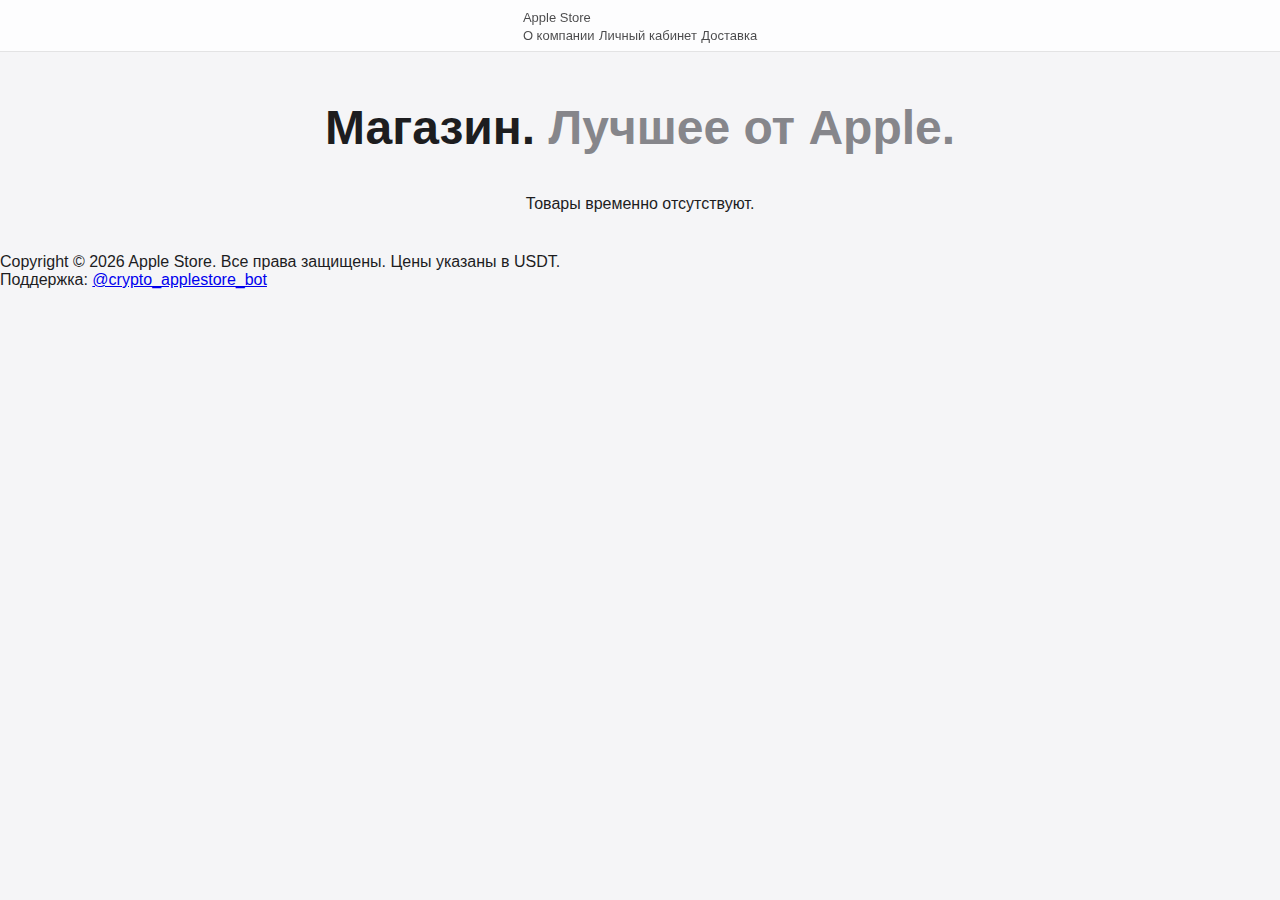
<file: index.html>
<!DOCTYPE html>
<html lang="ru">
<head>
    <meta charset="UTF-8">
    <meta name="viewport" content="width=device-width, initial-scale=1.0">
    <meta name="referrer" content="no-referrer">
    
    <title>Apple Store | Premium Reseller</title>
    <link rel="stylesheet" href="style.css">
</head>
<body>

<header class="header">
    <div class="header-content">
        <a href="index.html" class="logo">Apple <span>Store</span></a>
        <nav class="main-nav">
            <a href="about.html">О компании</a>
            <a href="cabinet.html">Личный кабинет</a>
            <a href="shipping.html">Доставка</a>
        </nav>
    </div>
</header>

<div class="container">
    <h1>Магазин. <span>Лучшее от Apple.</span></h1>
    <div id="products" class="products">
        <div class="loader-container" style="grid-column: 1/-1; text-align: center; padding: 100px;">
            <p>Загрузка актуального ассортимента...</p>
        </div>
    </div>
</div>

<footer class="footer">
    <div class="footer-content">
        <p>Copyright © 2026 Apple Store. Все права защищены. Цены указаны в USDT.</p>
        <div class="support-link">
            Поддержка: <a href="https://t.me/crypto_applestore_bot" target="_blank">@crypto_applestore_bot</a>
        </div>
    </div>
</footer>

<script type="module">
    import { getProducts, createOrder } from './api.js';

    let allProductsData = []; 

    window.selectOption = (element, type, value, productId) => {
        const card = element.closest('.product');
        const product = allProductsData.find(p => p.id === productId);
        
        const parent = element.parentElement;
        const selectorClass = type === 'color' ? '.color-dot' : (type === 'storage' ? '.storage-item' : '.sim-item');
        parent.querySelectorAll(selectorClass).forEach(item => item.classList.remove('active'));
        element.classList.add('active');

        if (type === 'color' && product.images) {
            const imgElement = card.querySelector('.img-container img');
            if (product.images[value]) {
                imgElement.src = product.images[value];
            }
        }

        const priceElement = card.querySelector('.price');
        const activeStorage = card.querySelector('.storage-item.active')?.innerText.trim();
        const activeSim = card.querySelector('.sim-item.active')?.innerText.trim();

        let basePrice = product.storagePrices && activeStorage ? product.storagePrices[activeStorage] : product.price;
        let simMarkup = (product.simPrices && activeSim) ? product.simPrices[activeSim] : 0;

        const finalPrice = basePrice + simMarkup;
        priceElement.innerText = `${finalPrice.toLocaleString()} USDT`;
    };

    async function loadProducts() {
        const container = document.getElementById("products");
        try {
            const products = await getProducts();
            allProductsData = products; 

            if (!products || products.length === 0) {
                container.innerHTML = `<p style="grid-column: 1/-1; text-align: center;">Товары временно отсутствуют.</p>`;
                return;
            }

            container.innerHTML = "";

            // Улучшенная фильтрация: цепляем все 14 товаров по ID
            const categories = {
                "iPhone": products.filter(p => p.id.startsWith("i15") || p.id.startsWith("i16") || p.id.startsWith("i17")),
                "iPad": products.filter(p => p.id.startsWith("ipad")),
                "MacBook": products.filter(p => p.id.startsWith("mbp") || p.id.startsWith("mbair") || p.id.startsWith("mabair"))
            };

            for (const [categoryName, items] of Object.entries(categories)) {
                if (items.length === 0) continue;

                const title = document.createElement("h2");
                title.className = "category-title reveal";
                title.innerText = categoryName;
                container.appendChild(title);

                items.forEach(p => {
                    const card = document.createElement("div");
                    card.className = "product reveal"; 
                    card.innerHTML = `
                        <div class="img-container">
                            <img src="${p.image}" alt="${p.title}" id="img-${p.id}" loading="lazy" 
                                 onerror="this.onerror=null;this.src='https://placehold.jp/24/0071e3/ffffff/300x300.png?text=Apple+Device';">
                        </div>
                        <div class="product-info">
                            <h3>${p.title}</h3>
                            <p>${p.description}</p>
                            
                            <ul class="specs-list">
                                ${p.specs ? p.specs.map(s => `<li>${s}</li>`).join('') : ''}
                            </ul>

                            ${p.colors ? `
                                <div class="color-selector">
                                    ${p.colors.map((color, index) => `
                                        <div class="color-dot ${index === 0 ? 'active' : ''}" 
                                             style="background-color: ${color}" 
                                             onclick="selectOption(this, 'color', '${color}', '${p.id}')">
                                        </div>
                                    `).join('')}
                                </div>
                            ` : ''}

                            ${p.storage ? `
                                <div class="storage-selector">
                                    ${p.storage.map((size, index) => `
                                        <div class="storage-item ${index === 0 ? 'active' : ''}" 
                                             onclick="selectOption(this, 'storage', '${size}', '${p.id}')">
                                            ${size}
                                        </div>
                                    `).join('')}
                                </div>
                            ` : ''}

                            ${p.sim ? `
                                <div class="sim-selector">
                                    ${p.sim.map((type, index) => `
                                        <div class="sim-item ${index === 0 ? 'active' : ''}" 
                                             onclick="selectOption(this, 'sim', '${type}', '${p.id}')">
                                            ${type}
                                        </div>
                                    `).join('')}
                                </div>
                            ` : ''}

                            <div class="price">${p.price.toLocaleString()} USDT</div>
                            <button class="buy-btn" data-id="${p.id}">Купить</button>
                        </div>
                    `;
                    container.appendChild(card);
                });
            }

            const observer = new IntersectionObserver((entries) => {
                entries.forEach(entry => {
                    if (entry.isIntersecting) {
                        entry.target.classList.add('active');
                    }
                });
            }, { threshold: 0.1 });

            document.querySelectorAll('.reveal').forEach(el => observer.observe(el));

            document.querySelectorAll('.buy-btn').forEach(btn => {
                btn.onclick = () => {
                    const card = btn.closest('.product');
                    const productId = btn.dataset.id;
                    const product = allProductsData.find(p => p.id === productId);

                    const selectedColor = card.querySelector('.color-dot.active')?.style.backgroundColor;
                    const selectedStorage = card.querySelector('.storage-item.active')?.innerText.trim();
                    const selectedSim = card.querySelector('.sim-item.active')?.innerText.trim() || "N/A";
                    const currentPriceText = card.querySelector('.price').innerText;
                    const finalPrice = parseInt(currentPriceText.replace(/[^0-9]/g, ''));

                    buy(productId, allProductsData, { 
                        color: selectedColor, 
                        storage: selectedStorage,
                        sim: selectedSim,
                        price: finalPrice 
                    });
                };
            });

        } catch (err) {
            console.error("Ошибка:", err);
            container.innerHTML = `<p style="grid-column: 1/-1; text-align: center;">Ошибка загрузки сервера.</p>`;
        }
    }

    async function buy(id, products, options) {
        const product = products.find(p => p.id === id);
        const btn = document.querySelector(`.buy-btn[data-id="${id}"]`);
        
        const orderData = { 
            productId: product.id,
            title: product.title,
            price: options.price, 
            selectedOptions: {
                color: options.color,
                storage: options.storage,
                sim: options.sim
            } 
        };
        
        const originalText = btn.innerText;
        btn.innerText = "Оформление...";
        btn.disabled = true;

        try {
            const res = await createOrder(orderData);
            if (res.success) {
                alert(`Заказ на ${product.title} успешно создан!`);
                window.location.href = "cabinet.html";
            } else {
                if (confirm("Недостаточно средств. Перейти к пополнению?")) {
                    window.location.href = "cabinet.html";
                }
            }
        } catch (err) {
            alert("Ошибка связи с сервером");
        } finally {
            btn.innerText = originalText;
            btn.disabled = false;
        }
    }

    loadProducts();
</script>
</body>
</html>
</file>
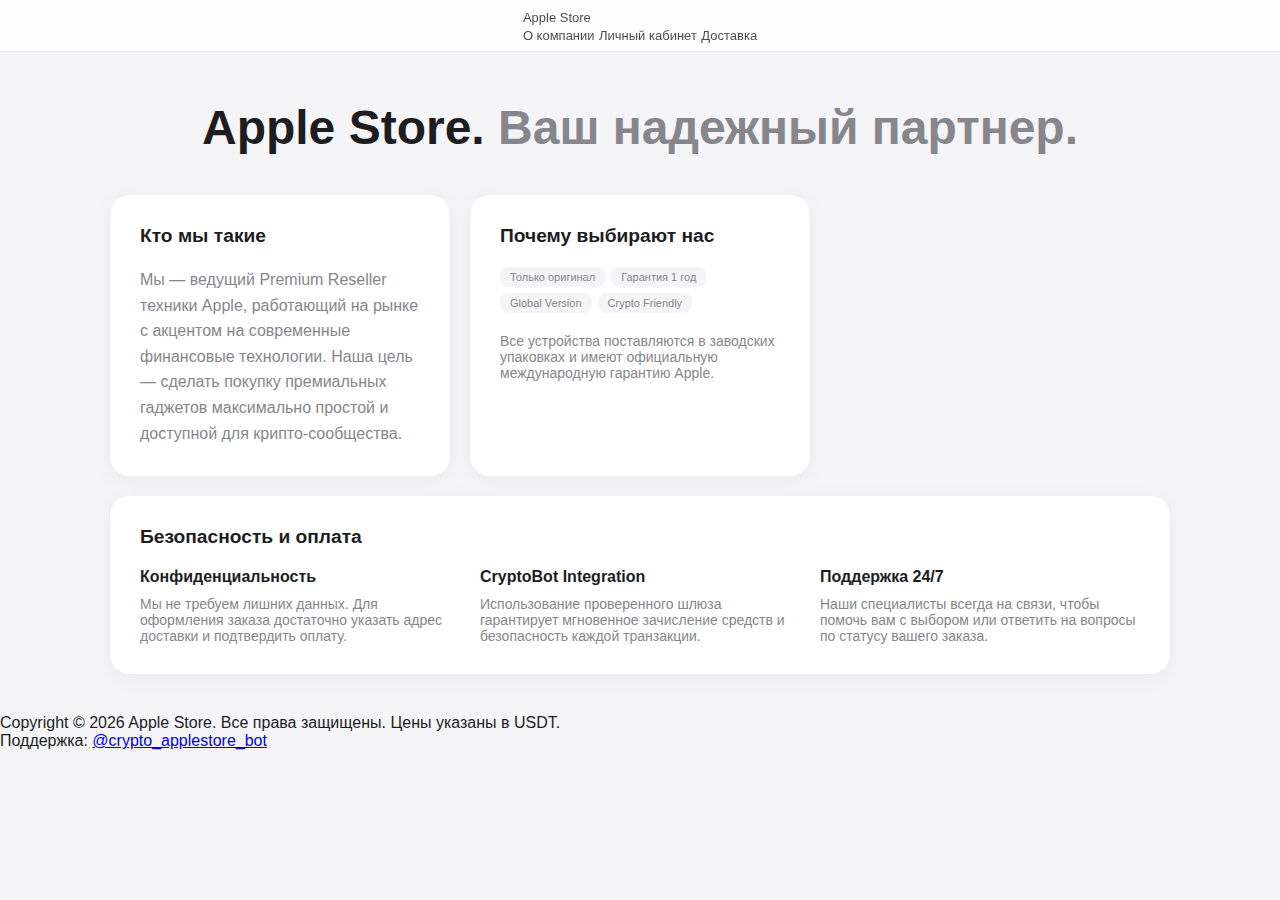
<file: about.html>
<!DOCTYPE html>
<html lang="ru">
<head>
    <meta charset="UTF-8">
    <meta name="viewport" content="width=device-width, initial-scale=1.0">
    <title>О компании | Apple Store</title>
    <link rel="stylesheet" href="style.css">
</head>
<body>

<header class="header">
    <div class="header-content">
        <a href="index.html" class="logo">Apple <span>Store</span></a>
        <nav class="main-nav">
            <a href="about.html" class="active">О компании</a>
            <a href="cabinet.html">Личный кабинет</a>
            <a href="shipping.html">Доставка</a>
        </nav>
    </div>
</header>

<div class="container">
    <h1>Apple Store. <span>Ваш надежный партнер.</span></h1>

    <div class="cabinet-grid">
        <div class="cabinet-card">
            <h3>Кто мы такие</h3>
            <p style="color: var(--sub); line-height: 1.6;">
                Мы — ведущий Premium Reseller техники Apple, работающий на рынке с акцентом на современные финансовые технологии. Наша цель — сделать покупку премиальных гаджетов максимально простой и доступной для крипто-сообщества.
            </p>
        </div>

        <div class="cabinet-card">
            <h3>Почему выбирают нас</h3>
            <ul class="specs-list" style="justify-content: flex-start; margin-top: 10px;">
                <li>Только оригинал</li>
                <li>Гарантия 1 год</li>
                <li>Global Version</li>
                <li>Crypto Friendly</li>
            </ul>
            <p style="color: var(--sub); font-size: 14px; margin-top: 15px;">
                Все устройства поставляются в заводских упаковках и имеют официальную международную гарантию Apple.
            </p>
        </div>

        <div class="cabinet-card" style="grid-column: 1 / -1;">
            <h3>Безопасность и оплата</h3>
            <div style="display: grid; grid-template-columns: repeat(auto-fit, minmax(250px, 1fr)); gap: 20px;">
                <div>
                    <h4 style="margin-bottom: 10px;">Конфиденциальность</h4>
                    <p style="color: var(--sub); font-size: 14px;">
                        Мы не требуем лишних данных. Для оформления заказа достаточно указать адрес доставки и подтвердить оплату.
                    </p>
                </div>
                <div>
                    <h4 style="margin-bottom: 10px;">CryptoBot Integration</h4>
                    <p style="color: var(--sub); font-size: 14px;">
                        Использование проверенного шлюза гарантирует мгновенное зачисление средств и безопасность каждой транзакции.
                    </p>
                </div>
                <div>
                    <h4 style="margin-bottom: 10px;">Поддержка 24/7</h4>
                    <p style="color: var(--sub); font-size: 14px;">
                        Наши специалисты всегда на связи, чтобы помочь вам с выбором или ответить на вопросы по статусу вашего заказа.
                    </p>
                </div>
            </div>
        </div>
    </div>
</div>

<footer class="footer">
    <div class="footer-content">
        <p>Copyright © 2026 Apple Store. Все права защищены. Цены указаны в USDT.</p>
        <div class="support-link">
            Поддержка: <a href="https://t.me/crypto_applestore_bot" target="_blank">@crypto_applestore_bot</a>
        </div>
    </div>
</footer>

</body>
</html>
</file>
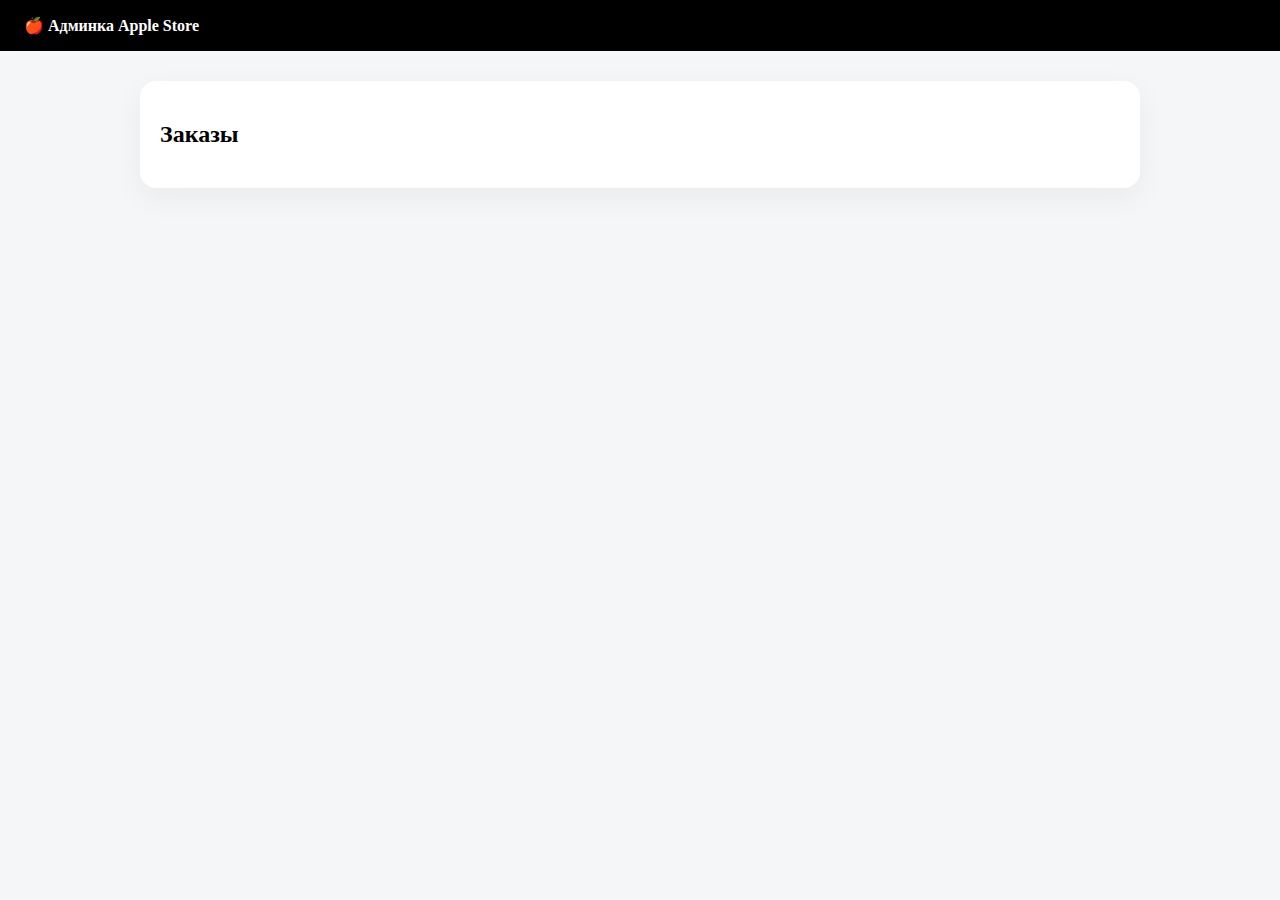
<file: admin.html>
<!DOCTYPE html>
<html lang="ru">
<head>
<meta charset="UTF-8">
<title>Админка — Apple Store</title>
<meta name="viewport" content="width=device-width, initial-scale=1.0">

<style>
body {
  margin: 0;
  font-family: -apple-system, BlinkMacSystemFont, "Segoe UI", Roboto;
  background: #f5f6f8;
}

header {
  background: #000;
  color: #fff;
  padding: 16px 24px;
}

.container {
  max-width: 1000px;
  margin: 30px auto;
  padding: 0 20px;
}

.card {
  background: #fff;
  border-radius: 16px;
  padding: 20px;
  box-shadow: 0 10px 30px rgba(0,0,0,.05);
}

.order {
  border-bottom: 1px solid #eee;
  padding: 16px 0;
}

.order:last-child {
  border-bottom: none;
}

.order strong {
  font-size: 16px;
}

.status {
  display: inline-block;
  padding: 6px 12px;
  border-radius: 12px;
  font-size: 13px;
  margin-left: 8px;
}

.reserved { background: #fff3cd; }
.completed { background: #d1e7dd; }
.cancelled { background: #f8d7da; }

.actions button {
  margin-top: 10px;
  margin-right: 10px;
  padding: 10px 14px;
  border-radius: 10px;
  border: none;
  cursor: pointer;
}

.complete { background: #198754; color: #fff; }
.cancel { background: #dc3545; color: #fff; }
</style>
</head>

<body>

<header>
  <strong>🍎 Админка Apple Store</strong>
</header>

<div class="container">
  <div class="card">
    <h2>Заказы</h2>
    <div id="orders"></div>
  </div>
</div>

<script>
const API = "https://applestore-backend-production.up.railway.app";

async function loadOrders() {
  const r = await fetch(API + "/api/cabinet");
  const data = await r.json();

  const box = document.getElementById("orders");
  box.innerHTML = "";

  if (!data.orders.length) {
    box.innerHTML = "<p>Заказов нет</p>";
    return;
  }

  data.orders.forEach(o => {
    const div = document.createElement("div");
    div.className = "order";

    div.innerHTML = `
      <strong>${o.product}</strong>
      <span class="status ${o.status}">${o.status}</span>
      <div>Цена: ${o.price} ₽</div>
      <div class="actions">
        ${o.status === "reserved" ? `
          <button class="complete" onclick="complete(${o.id})">Завершить</button>
          <button class="cancel" onclick="cancelOrder(${o.id})">Отменить</button>
        ` : ""}
      </div>
    `;
    box.appendChild(div);
  });
}

async function complete(id) {
  await fetch(API + "/api/order/confirm", {
    method: "POST",
    headers: { "Content-Type": "application/json" },
    body: JSON.stringify({ orderId: id })
  });
  loadOrders();
}

async function cancelOrder(id) {
  await fetch(API + "/api/order/cancel", {
    method: "POST",
    headers: { "Content-Type": "application/json" },
    body: JSON.stringify({ orderId: id })
  });
  loadOrders();
}

loadOrders();
</script>

</body>
</html>
</file>
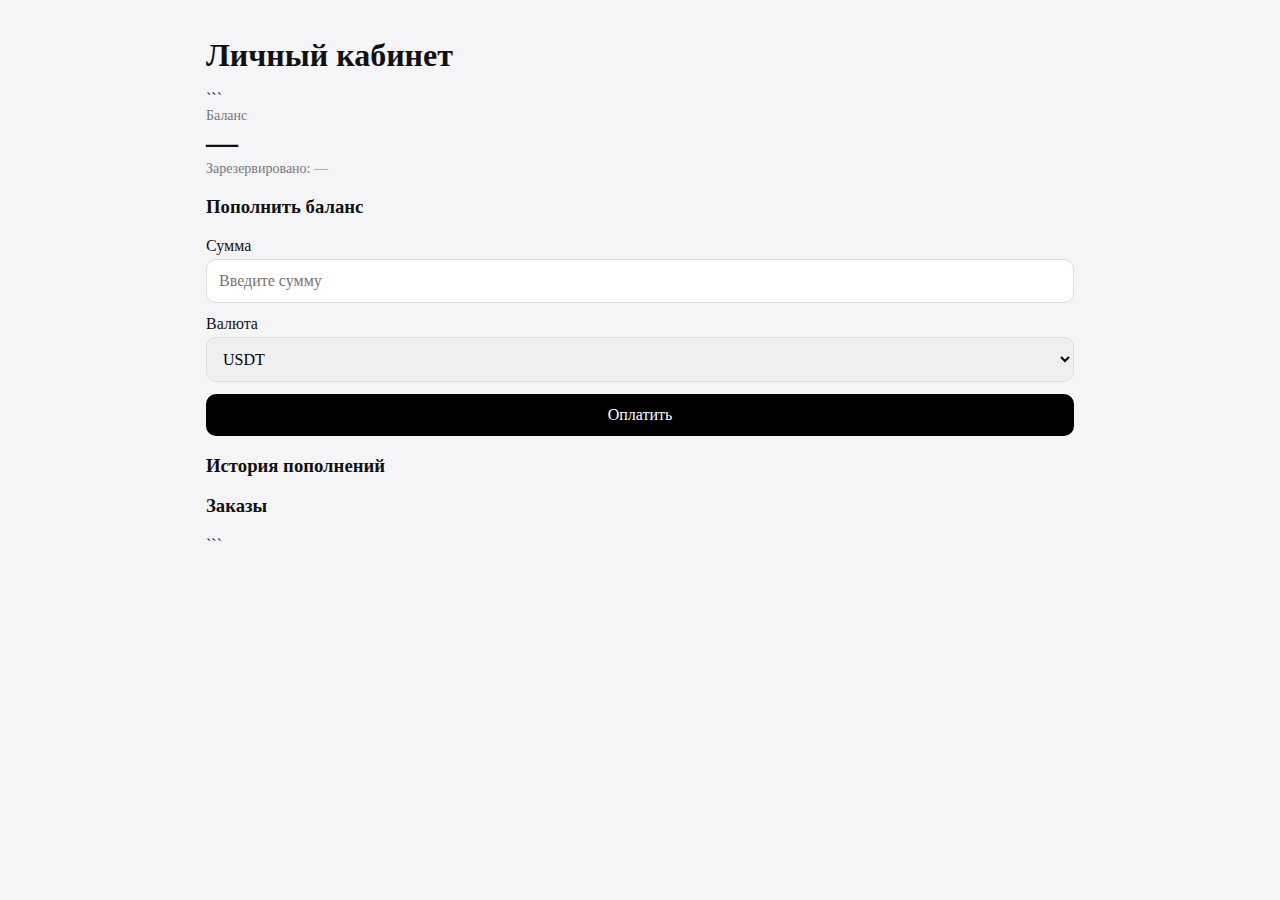
<file: cabinet.html>
<!DOCTYPE html>

<html lang="ru">
<head>
  <meta charset="UTF-8" />
  <meta name="viewport" content="width=device-width, initial-scale=1.0" />
  <title>Личный кабинет — AppleStore</title>
  <style>
    * { box-sizing: border-box; font-family: -apple-system, BlinkMacSystemFont, 'Segoe UI', Roboto; }
    body { margin: 0; background: #f5f5f7; color: #111; }
    .container { max-width: 900px; margin: 0 auto; padding: 16px; }
    h1 { margin-bottom: 16px; }

```
.card {
  background: #fff;
  border-radius: 14px;
  padding: 16px;
  margin-bottom: 16px;
  box-shadow: 0 6px 20px rgba(0,0,0,.06);
}

.balance {
  font-size: 32px;
  font-weight: 600;
}

.muted { color: #777; font-size: 14px; }

label { display: block; margin: 12px 0 4px; }
input, select, button {
  width: 100%;
  padding: 12px;
  border-radius: 10px;
  border: 1px solid #ddd;
  font-size: 16px;
}

button {
  background: #000;
  color: #fff;
  border: none;
  margin-top: 12px;
  cursor: pointer;
}

button:disabled { opacity: .6; }

.list { margin-top: 8px; }
.item {
  padding: 10px 0;
  border-bottom: 1px solid #eee;
  font-size: 14px;
}

.status {
  font-weight: 500;
}

.status.pending { color: orange; }
.status.done { color: green; }
.status.reserved { color: #007aff; }
.status.completed { color: green; }

@media (max-width: 600px) {
  .balance { font-size: 26px; }
}
```

  </style>
</head>
<body>
  <div class="container">
    <h1>Личный кабинет</h1>

```
<!-- BALANCE -->
<div class="card">
  <div class="muted">Баланс</div>
  <div class="balance" id="balance">—</div>
  <div class="muted">Зарезервировано: <span id="reserved">—</span></div>
</div>

<!-- DEPOSIT -->
<div class="card">
  <h3>Пополнить баланс</h3>

  <label>Сумма</label>
  <input id="amount" type="number" min="1" placeholder="Введите сумму" />

  <label>Валюта</label>
  <select id="asset">
    <option value="USDT">USDT</option>
    <option value="BTC">BTC</option>
    <option value="ETH">ETH</option>
  </select>

  <button onclick="createInvoice()">Оплатить</button>
</div>

<!-- DEPOSITS -->
<div class="card">
  <h3>История пополнений</h3>
  <div class="list" id="deposits"></div>
</div>

<!-- ORDERS -->
<div class="card">
  <h3>Заказы</h3>
  <div class="list" id="orders"></div>
</div>
```

  </div>

  <script>
    const API = "https://applestore-backend-production.up.railway.app";

    async function loadCabinet() {
      const res = await fetch(API + "/api/cabinet");
      const data = await res.json();

      document.getElementById("balance").innerText = data.balance;
      document.getElementById("reserved").innerText = data.reserved;

      // deposits
      const depBox = document.getElementById("deposits");
      depBox.innerHTML = "";
      data.deposits.slice().reverse().forEach(d => {
        depBox.innerHTML += `
          <div class="item">
            ${d.amount} ${d.asset} —
            <span class="status ${d.status}">${d.status}</span>
          </div>`;
      });

      // orders
      const ordBox = document.getElementById("orders");
      ordBox.innerHTML = "";
      data.orders.slice().reverse().forEach(o => {
        ordBox.innerHTML += `
          <div class="item">
            ${o.product} — ${o.price}$ —
            <span class="status ${o.status}">${o.status}</span>
          </div>`;
      });
    }

    async function createInvoice() {
      const amount = document.getElementById("amount").value;
      const asset = document.getElementById("asset").value;

      if (!amount) return alert("Введите сумму");

      const res = await fetch(API + "/api/crypto/invoice", {
        method: "POST",
        headers: { "Content-Type": "application/json" },
        body: JSON.stringify({ amount, asset })
      });

      const data = await res.json();
      if (data.pay_url) {
        window.open(data.pay_url, "_blank");
      } else {
        alert("Ошибка создания счёта");
      }
    }

    loadCabinet();
    setInterval(loadCabinet, 5000);
  </script>

</body>
</html>
<script type="module">
import { getCart, clearCart, createOrder } from "./frontend/api.js";

const cartDiv = document.getElementById("cart");
const cart = getCart();

if (!cart.length) {
  cartDiv.innerText = "Корзина пуста";
} else {
  cart.forEach(p => {
    const d = document.createElement("div");
    d.innerText = `${p.title} — ${p.price} ₽`;
    cartDiv.appendChild(d);
  });
}

window.checkout = async () => {
  for (const p of cart) {
    const res = await createOrder({
      product: p.title,
      price: p.price
    });
    if (res.error) {
      alert(res.error);
      return;
    }
  }
  clearCart();
  alert("Заказ оформлен");
  location.reload();
};
</script>
</file>
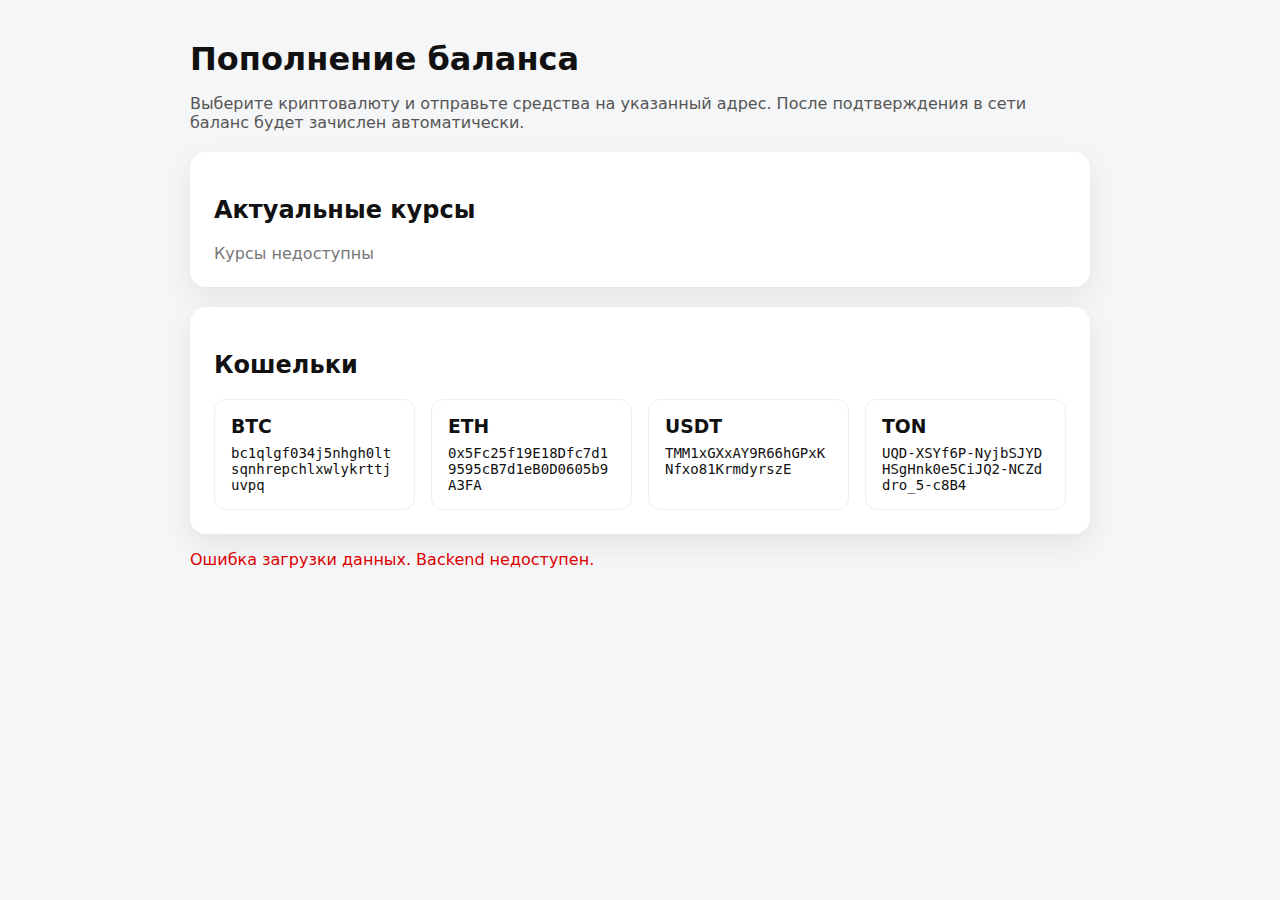
<file: deposit.html>
<!DOCTYPE html>
<html lang="ru">
<head>
<meta charset="UTF-8" />
<title>Пополнение баланса</title>
<meta name="viewport" content="width=device-width, initial-scale=1.0" />
<style>
body {
  margin: 0;
  font-family: Inter, system-ui, Arial, sans-serif;
  background: #f5f6f8;
  color: #111;
}

.container {
  max-width: 900px;
  margin: 40px auto;
  padding: 0 16px;
}

h1 {
  font-size: 32px;
  margin-bottom: 10px;
}

p {
  color: #555;
}

.card {
  background: #fff;
  border-radius: 16px;
  padding: 24px;
  margin-top: 20px;
  box-shadow: 0 10px 30px rgba(0,0,0,.08);
}

.grid {
  display: grid;
  grid-template-columns: repeat(auto-fit,minmax(200px,1fr));
  gap: 16px;
}

.wallet {
  border: 1px solid #eee;
  border-radius: 12px;
  padding: 16px;
}

.wallet h3 {
  margin: 0 0 8px;
}

.addr {
  font-family: monospace;
  word-break: break-all;
  font-size: 14px;
}

.error {
  color: #d00;
  margin-top: 16px;
}

.loading {
  color: #777;
}
</style>
</head>
<body>

<div class="container">
  <h1>Пополнение баланса</h1>
  <p>
    Выберите криптовалюту и отправьте средства на указанный адрес.
    После подтверждения в сети баланс будет зачислен автоматически.
  </p>

  <div class="card">
    <h2>Актуальные курсы</h2>
    <div id="rates" class="loading">Загрузка...</div>
  </div>

  <div class="card">
    <h2>Кошельки</h2>
    <div class="grid">
      <div class="wallet">
        <h3>BTC</h3>
        <div class="addr">bc1qlgf034j5nhgh0ltsqnhrepchlxwlykrttjuvpq</div>
      </div>
      <div class="wallet">
        <h3>ETH</h3>
        <div class="addr">0x5Fc25f19E18Dfc7d19595cB7d1eB0D0605b9A3FA</div>
      </div>
      <div class="wallet">
        <h3>USDT</h3>
        <div class="addr">TMM1xGXxAY9R66hGPxKNfxo81KrmdyrszE</div>
      </div>
      <div class="wallet">
        <h3>TON</h3>
        <div class="addr">UQD-XSYf6P-NyjbSJYDHSgHnk0e5CiJQ2-NCZddro_5-c8B4</div>
      </div>
    </div>
  </div>

  <div id="error" class="error"></div>
</div>

<script>
const API_BASE = "https://applestore-backend-production.up.railway.app";

async function loadRates() {
  try {
    const res = await fetch(API_BASE + "/api/rates");
    if (!res.ok) throw new Error("Backend не отвечает");
    const data = await res.json();

    document.getElementById("rates").innerHTML = `
      BTC: $${data.BTC}<br>
      ETH: $${data.ETH}<br>
      USDT: $${data.USDT}<br>
      TON: $${data.TON}
    `;
  } catch (e) {
    document.getElementById("rates").innerHTML = "Курсы недоступны";
    document.getElementById("error").textContent =
      "Ошибка загрузки данных. Backend недоступен.";
  }
}

loadRates();
</script>

</body>
</html>
</file>
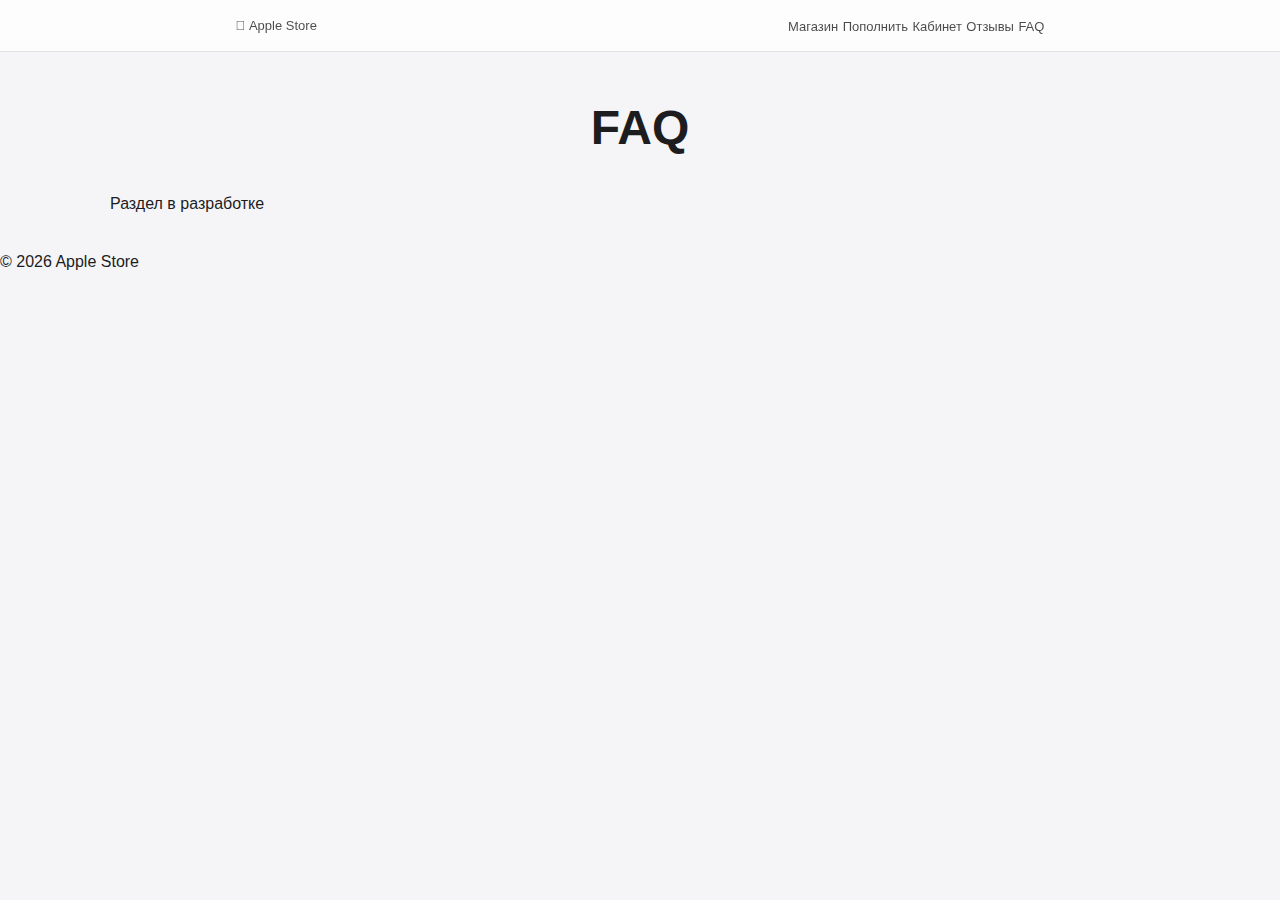
<file: faq.html>
<!DOCTYPE html>
<html lang="ru">
<head>
    <meta charset="UTF-8">
    <title>FAQ</title>
    <link rel="stylesheet" href="style.css">
</head>
<body>

<header class="header">
    <a href="index.html" class="logo"> Apple Store</a>
    <nav>
        <a href="index.html">Магазин</a>
        <a href="deposit.html">Пополнить</a>
        <a href="cabinet.html">Кабинет</a>
        <a href="reviews.html">Отзывы</a>
        <a href="faq.html" class="active">FAQ</a>
    </nav>
</header>

<main class="container">
    <h1>FAQ</h1>
    <p>Раздел в разработке</p>
</main>

<footer>© 2026 Apple Store</footer>
</body>
</html>
</file>
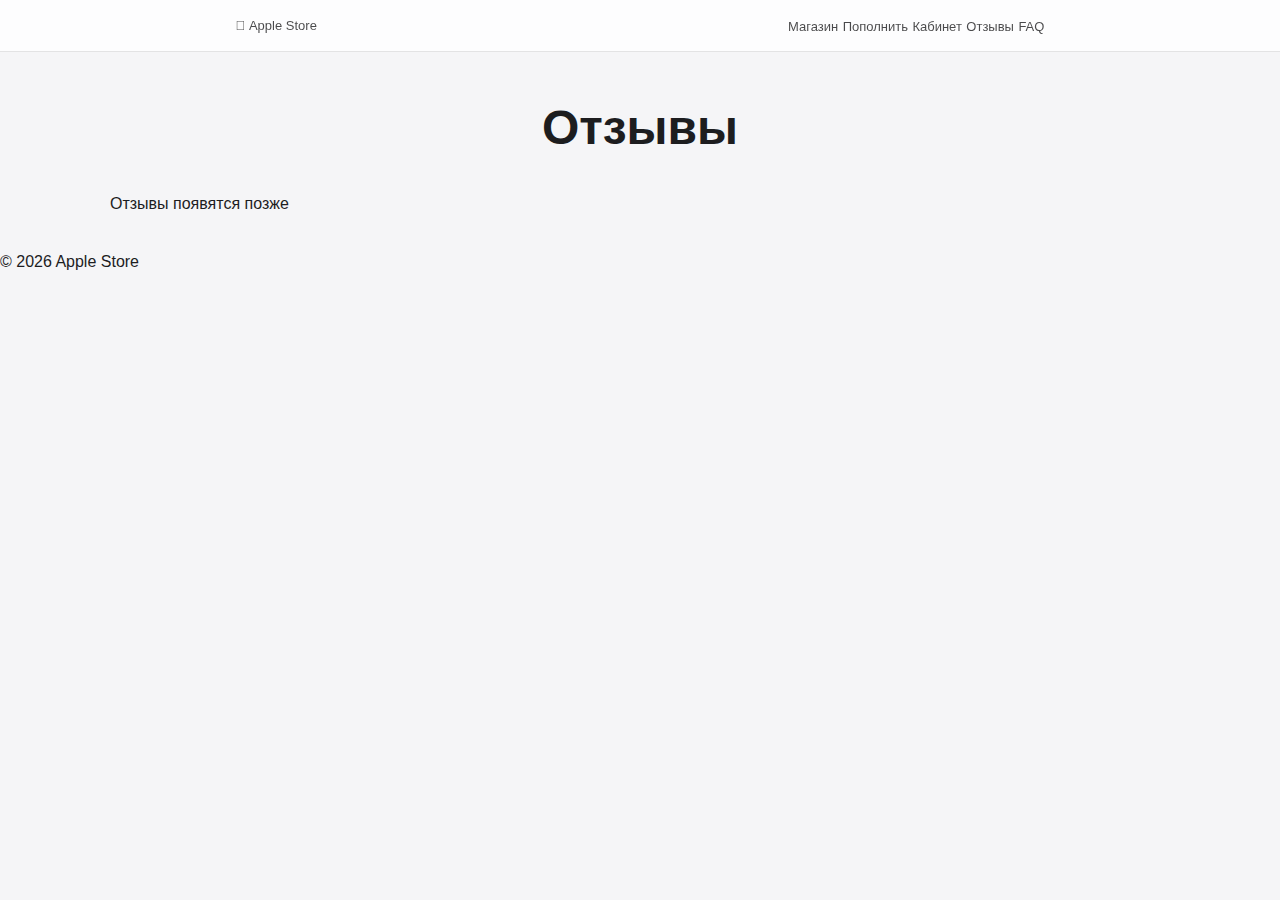
<file: reviews.html>
<!DOCTYPE html>
<html lang="ru">
<head>
    <meta charset="UTF-8">
    <title>Отзывы</title>
    <link rel="stylesheet" href="style.css">
</head>
<body>

<header class="header">
    <a href="index.html" class="logo"> Apple Store</a>
    <nav>
        <a href="index.html">Магазин</a>
        <a href="deposit.html">Пополнить</a>
        <a href="cabinet.html">Кабинет</a>
        <a href="reviews.html" class="active">Отзывы</a>
        <a href="faq.html">FAQ</a>
    </nav>
</header>

<main class="container">
    <h1>Отзывы</h1>
    <p>Отзывы появятся позже</p>
</main>

<footer>© 2026 Apple Store</footer>
</body>
</html>
</file>
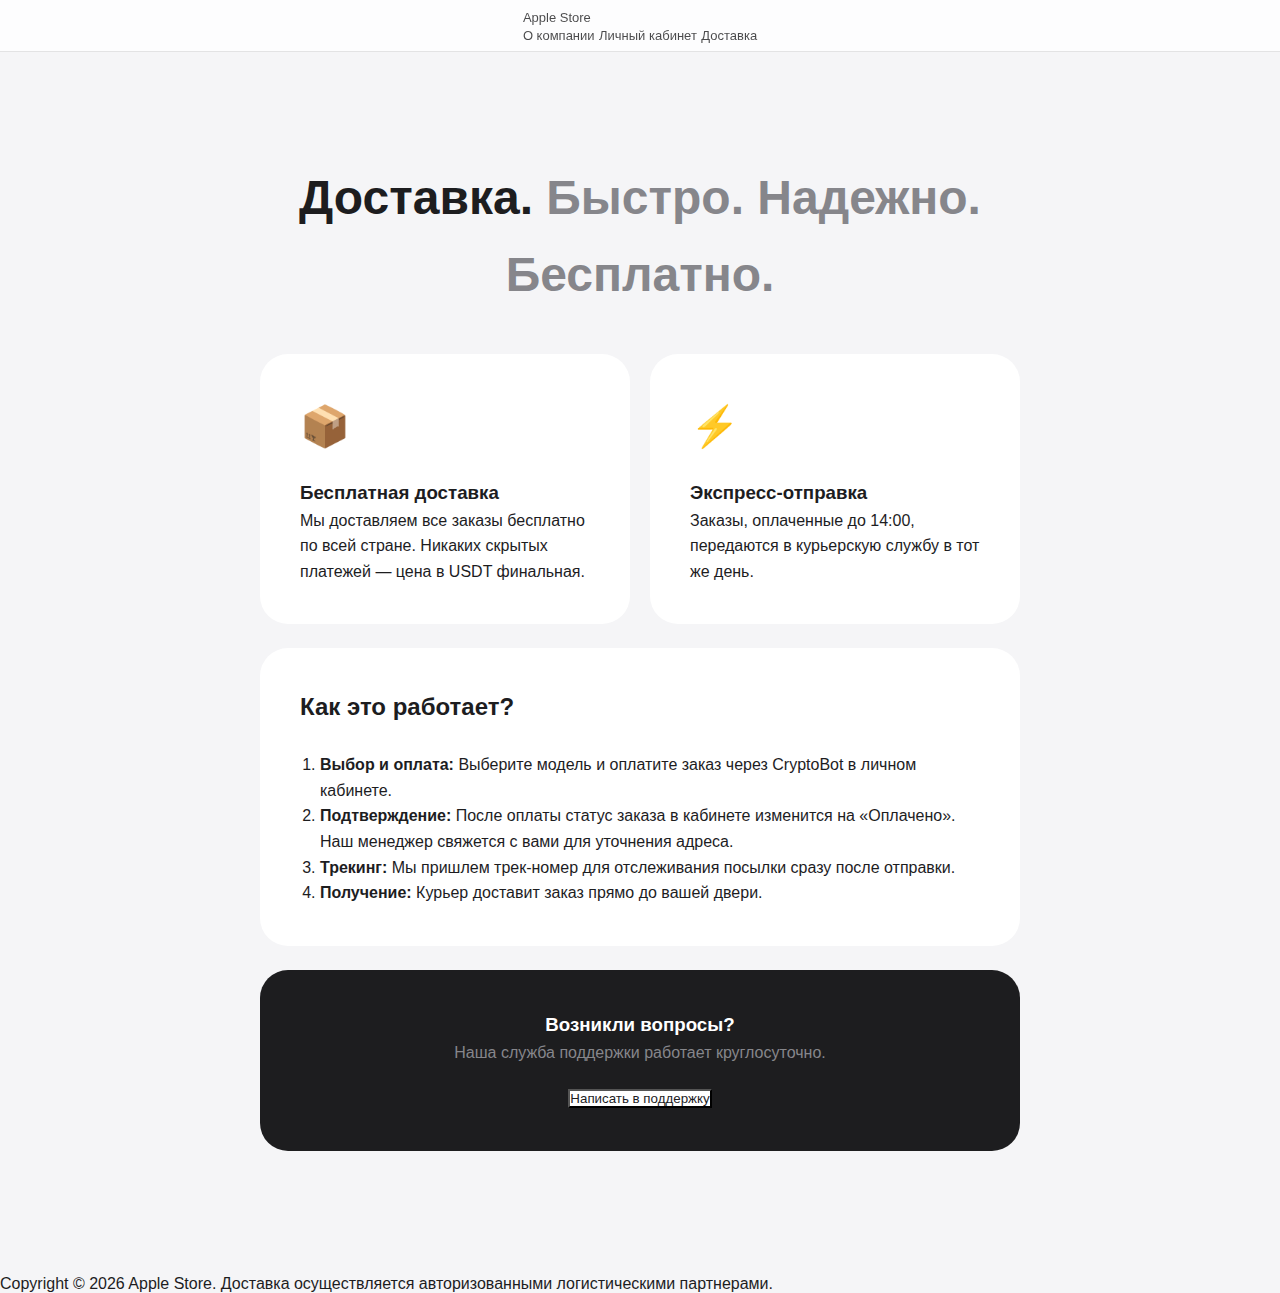
<file: shipping.html>
<!DOCTYPE html>
<html lang="ru">
<head>
    <meta charset="UTF-8">
    <title>Доставка и получение — Apple Store</title>
    <meta name="viewport" content="width=device-width, initial-scale=1.0">
    <link rel="stylesheet" href="style.css">
    <style>
        .shipping-content {
            max-width: 800px;
            margin: 60px auto;
            line-height: 1.6;
        }
        .shipping-card {
            background: #fff;
            padding: 40px;
            border-radius: 28px;
            margin-bottom: 24px;
        }
        .icon-box {
            font-size: 40px;
            margin-bottom: 20px;
        }
        .shipping-grid {
            display: grid;
            grid-template-columns: 1fr 1fr;
            gap: 20px;
        }
        @media (max-width: 600px) {
            .shipping-grid { grid-template-columns: 1fr; }
        }
    </style>
</head>
<body>

<header class="header">
    <div class="header-content">
        <a href="index.html" class="logo">Apple <span>Store</span></a>
        <nav class="main-nav">
            <a href="about.html">О компании</a>
            <a href="cabinet.html">Личный кабинет</a>
            <a href="shipping.html">Доставка</a>
        </nav>
    </div>
</header>

<div class="container shipping-content">
    <h1>Доставка. <span>Быстро. Надежно. Бесплатно.</span></h1>

    <div class="shipping-grid">
        <div class="shipping-card">
            <div class="icon-box">📦</div>
            <h3>Бесплатная доставка</h3>
            <p>Мы доставляем все заказы бесплатно по всей стране. Никаких скрытых платежей — цена в USDT финальная.</p>
        </div>
        <div class="shipping-card">
            <div class="icon-box">⚡️</div>
            <h3>Экспресс-отправка</h3>
            <p>Заказы, оплаченные до 14:00, передаются в курьерскую службу в тот же день.</p>
        </div>
    </div>

    <div class="shipping-card">
        <h2>Как это работает?</h2>
        <br>
        <ol style="padding-left: 20px;">
            <li><strong>Выбор и оплата:</strong> Выберите модель и оплатите заказ через CryptoBot в личном кабинете.</li>
            <li><strong>Подтверждение:</strong> После оплаты статус заказа в кабинете изменится на «Оплачено». Наш менеджер свяжется с вами для уточнения адреса.</li>
            <li><strong>Трекинг:</strong> Мы пришлем трек-номер для отслеживания посылки сразу после отправки.</li>
            <li><strong>Получение:</strong> Курьер доставит заказ прямо до вашей двери.</li>
        </ol>
    </div>

    <div class="shipping-card" style="text-align: center; background: #1d1d1f; color: #fff;">
        <h3 style="color: #fff;">Возникли вопросы?</h3>
        <p style="color: #86868b; margin-bottom: 20px;">Наша служба поддержки работает круглосуточно.</p>
        <button onclick="window.location.href='faq.html'" style="background: #fff; color: #1d1d1f;">Написать в поддержку</button>
    </div>
</div>

<footer>
    <p>Copyright © 2026 Apple Store. Доставка осуществляется авторизованными логистическими партнерами.</p>
</footer>

</body>
</html>
</file>
<file: style.css>
:root {
    --bg: #f5f5f7;
    --card: #ffffff;
    --text: #1d1d1f;
    --sub: #86868b;
    --blue: #0071e3;
}

* { margin: 0; padding: 0; box-sizing: border-box; font-family: -apple-system, BlinkMacSystemFont, sans-serif; }

body { background: var(--bg); color: var(--text); padding-top: 60px; }

/* Фикс шапки */
.header {
    height: 52px; background: rgba(255,255,255,0.8); backdrop-filter: blur(20px);
    position: fixed; top: 0; width: 100%; z-index: 9999;
    display: flex; justify-content: space-around; align-items: center;
    border-bottom: 0.5px solid rgba(0,0,0,0.1);
}

.header a { text-decoration: none; color: var(--text); font-size: 13px; opacity: 0.8; transition: 0.3s; }
.header a:hover { opacity: 1; color: var(--blue); }

.container { max-width: 1100px; margin: 0 auto; padding: 40px 20px; }

h1 { font-size: 48px; text-align: center; margin-bottom: 40px; font-weight: 700; }
h1 span { color: var(--sub); }

/* Сетка товаров */
.products {
    display: grid;
    grid-template-columns: repeat(auto-fill, minmax(320px, 1fr));
    gap: 30px;
    align-items: stretch;
}

.category-title {
    grid-column: 1 / -1;
    font-size: 32px;
    margin: 40px 0 20px;
    padding-bottom: 10px;
    border-bottom: 1px solid rgba(0,0,0,0.05);
}

/* Карточка */
.product {
    background: var(--card); border-radius: 24px; padding: 30px;
    display: flex; flex-direction: column; align-items: center; text-align: center;
    transition: 0.4s cubic-bezier(0.2, 0.8, 0.2, 1);
}

.product:hover { transform: translateY(-8px); box-shadow: 0 20px 40px rgba(0,0,0,0.05); }

.img-container {
    width: 100%; height: 220px;
    display: flex; align-items: center; justify-content: center;
    margin-bottom: 20px;
}

.product img {
    max-width: 100%; max-height: 100%;
    object-fit: contain;
    transition: 0.3s;
}

.product h3 { font-size: 22px; margin-bottom: 8px; font-weight: 600; }
.product p { color: var(--sub); font-size: 14px; margin-bottom: 15px; min-height: 40px; }

.specs-list {
    display: flex; flex-wrap: wrap; justify-content: center; gap: 6px;
    list-style: none; margin-bottom: 20px;
}

.specs-list li { background: #f5f5f7; padding: 4px 10px; border-radius: 8px; font-size: 11px; color: var(--sub); }

.price { font-size: 24px; font-weight: 700; margin-top: auto; margin-bottom: 15px; }

.buy-btn {
    background: var(--blue); color: #fff; border: none; width: 100%;
    padding: 12px; border-radius: 12px; font-weight: 600; cursor: pointer; transition: 0.2s;
}

.buy-btn:hover { background: #0077ed; transform: scale(1.02); }
/* Сетка кабинета */
.cabinet-grid {
    display: grid;
    grid-template-columns: repeat(auto-fit, minmax(300px, 1fr));
    gap: 20px;
    margin-top: 30px;
}

/* Карточки в стиле Apple */
.cabinet-card {
    background: #fff;
    padding: 30px;
    border-radius: 20px;
    box-shadow: 0 4px 20px rgba(0,0,0,0.05);
}

.cabinet-card h3 {
    font-size: 1.2rem;
    margin-bottom: 20px;
    color: #1d1d1f;
}

/* Стили баланса */
.balance-amount {
    font-size: 2.5rem;
    font-weight: 600;
    color: #0071e3;
    margin-bottom: 10px;
}

.balance-id {
    color: #86868b;
    font-size: 0.9rem;
}

/* Группы ввода */
.input-group {
    margin-bottom: 15px;
}

.input-group label {
    display: block;
    font-size: 0.8rem;
    color: #86868b;
    margin-bottom: 5px;
    margin-left: 5px;
}

.input-group input, .input-group select {
    width: 100%;
    padding: 12px;
    border: 1px solid #d2d2d7;
    border-radius: 12px;
    font-size: 1rem;
    outline: none;
}

/* Инфо блок с ботом */
.bot-info {
    display: flex;
    align-items: center;
    gap: 15px;
    background: #f5f5f7;
    padding: 15px;
    border-radius: 12px;
    margin-top: 20px;
    font-size: 0.85rem;
    line-height: 1.4;
}

.bot-info img {
    width: 30px;
    height: 30px;
}

/* История */
.history-card {
    min-height: 200px;
}

.empty-msg {
    text-align: center;
    color: #86868b;
    margin-top: 40px;
}
</file>
